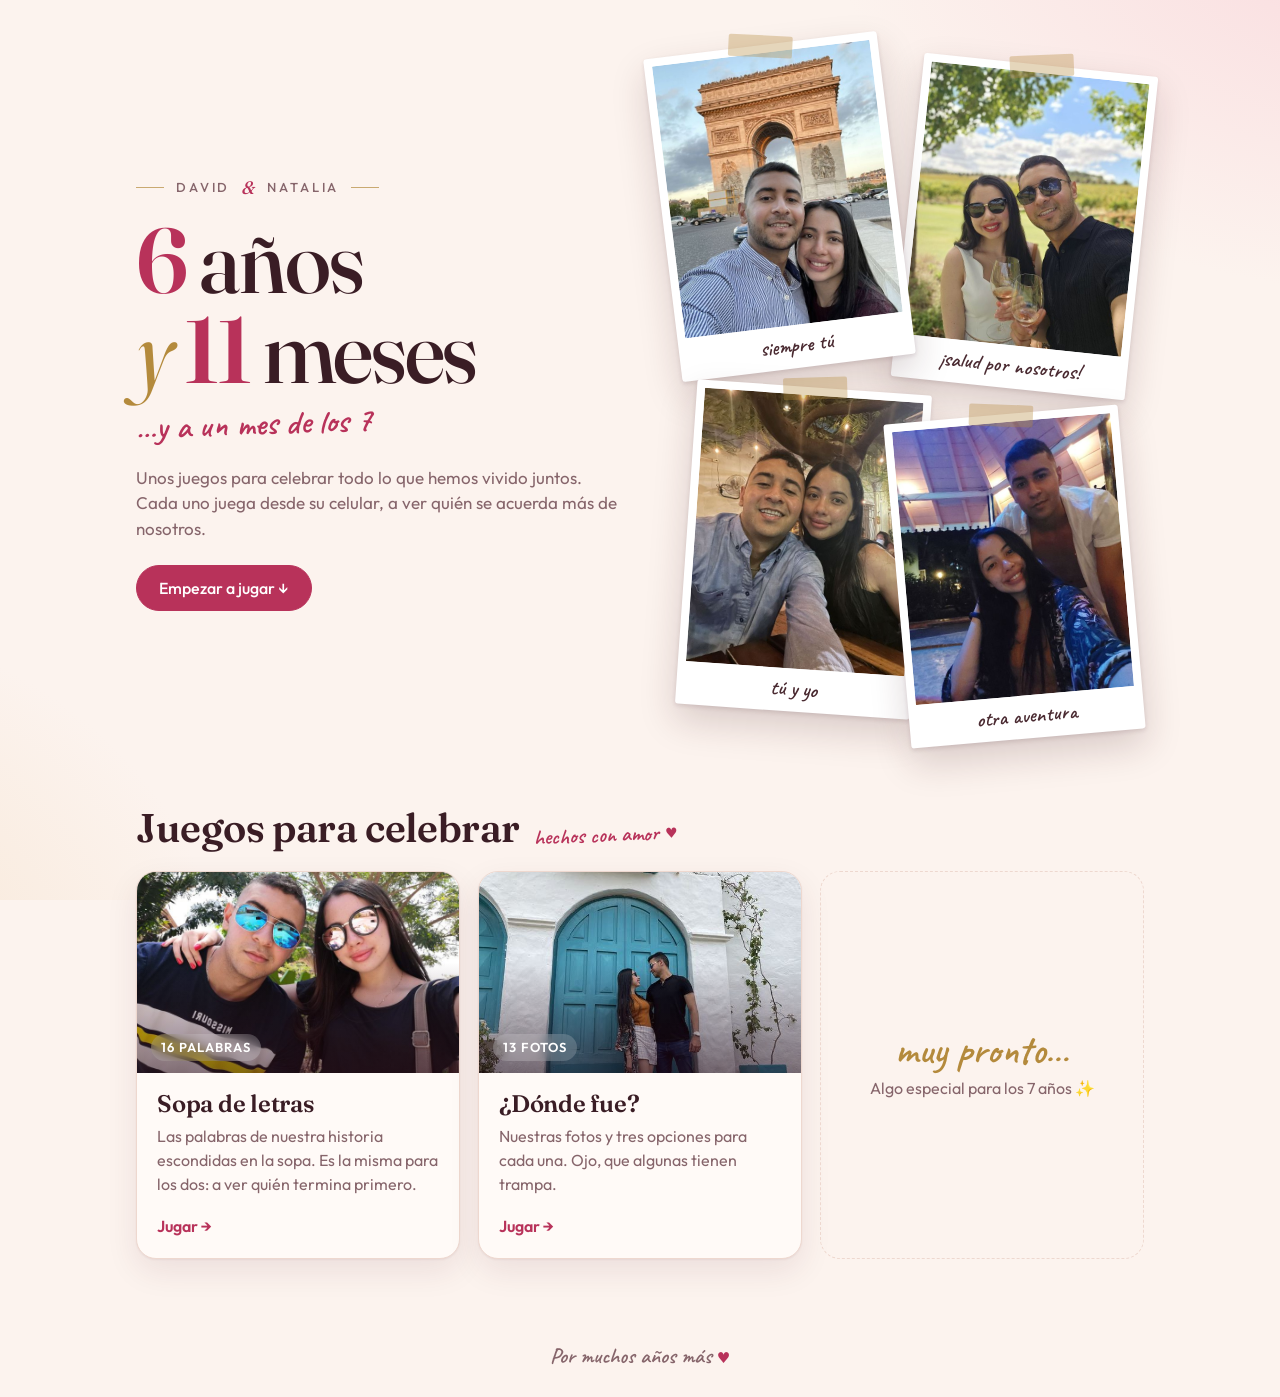
<file: index.html>
<!doctype html>
<html lang="es">
<head>
  <meta charset="utf-8">
  <meta name="viewport" content="width=device-width, initial-scale=1">
  <title>Nuestros juegos</title>
  <link rel="preconnect" href="https://fonts.googleapis.com">
  <link rel="preconnect" href="https://fonts.gstatic.com" crossorigin>
  <link href="https://fonts.googleapis.com/css2?family=Caveat:wght@500;600;700&family=Fraunces:ital,opsz,wght@0,9..144,500;0,9..144,600;1,9..144,400;1,9..144,500&family=Outfit:wght@400;500;600&display=swap" rel="stylesheet">
  <link rel="stylesheet" href="estilos.css">
  <style>
    /* ---------- Portada ---------- */
    .hero {
      position: relative;
      isolation: isolate;
      display: grid;
      gap: 28px;
      padding: 28px 0 40px;
      align-items: center;
    }
    @media (min-width: 880px) {
      .hero { grid-template-columns: 1fr 1fr; gap: 40px; min-height: min(88vh, 760px); padding: 20px 0 48px; }
    }
    .nombres {
      font: 500 13px/1 var(--font-ui);
      letter-spacing: .22em;
      text-transform: uppercase;
      color: var(--muted);
      display: flex; align-items: center; gap: 12px;
      margin-bottom: 18px;
    }
    .nombres::before, .nombres::after { content: ""; height: 1px; width: 28px; background: var(--gold); opacity: .7; }
    .nombres i { font: italic 500 18px/1 var(--font-display); color: var(--accent); text-transform: none; letter-spacing: 0; }

    .titulo {
      font-weight: 500;
      font-size: clamp(46px, 13vw, 92px);
      line-height: .98;
      letter-spacing: -.025em;
    }
    .titulo .num {
      color: var(--accent);
      font-weight: 600;
      font-variant-numeric: lining-nums;
    }
    .titulo em { font-style: italic; font-weight: 400; color: var(--gold); }
    .casi {
      font: 600 clamp(26px, 6.5vw, 34px)/1.1 var(--font-script);
      color: var(--accent);
      margin: 14px 0 0;
      transform: rotate(-2deg);
      transform-origin: left;
    }
    .intro { color: var(--muted); font-size: 17px; max-width: 30em; margin: 18px 0 24px; }
    .hero .boton.principal { padding: 14px 22px; font-size: 16px; }

    /* Collage de polaroids */
    .collage {
      position: relative;
      width: 100%;
      max-width: 480px;
      aspect-ratio: 5 / 7;
      margin: 0 auto 30px;
    }
    .collage .polaroid {
      position: absolute;
      width: 49%;
      transform: rotate(var(--r));
      transition: transform .3s ease, z-index 0s;
      animation: aparecer .8s cubic-bezier(.2, .8, .2, 1) backwards;
      animation-delay: var(--d);
    }
    .collage .polaroid:hover { transform: rotate(0deg) scale(1.04); z-index: 5; }
    .collage .polaroid::before {
      /* cinta adhesiva */
      content: "";
      position: absolute;
      top: -10px; left: 50%;
      width: 64px; height: 22px;
      transform: translateX(-50%) rotate(calc(var(--r) * -1.4));
      background: color-mix(in srgb, var(--gold) 35%, transparent);
      border-radius: 2px;
    }
    .collage .polaroid figcaption { font-size: clamp(16px, 4.6vw, 21px); }
    .p1 { --r: -7deg; --d: .05s; left: 0; top: 0; z-index: 2; }
    .p2 { --r: 6deg;  --d: .2s;  right: 0; top: 3%; z-index: 1; }
    .p3 { --r: 4deg;  --d: .35s; left: 5%; top: 51%; z-index: 3; }
    .p4 { --r: -5deg; --d: .5s;  right: 2%; top: 55%; z-index: 4; }
    @keyframes aparecer {
      from { opacity: 0; transform: translateY(24px) rotate(0deg) scale(.96); }
      to   { opacity: 1; transform: rotate(var(--r)); }
    }

    /* Corazones flotando */
    .corazones { position: absolute; inset: 0; pointer-events: none; overflow: hidden; z-index: -1; }
    .corazones span {
      position: absolute;
      bottom: -20px;
      color: var(--accent);
      opacity: 0;
      animation: flotar linear infinite;
    }
    @keyframes flotar {
      0% { transform: translateY(0) rotate(0); opacity: 0; }
      15% { opacity: .35; }
      100% { transform: translateY(-110vh) rotate(25deg); opacity: 0; }
    }

    /* ---------- Juegos ---------- */
    .seccion-titulo { display: flex; align-items: baseline; gap: 14px; flex-wrap: wrap; margin: 12px 0 20px; }
    .seccion-titulo h2 { font-size: clamp(30px, 7vw, 40px); }
    .seccion-titulo .cinta { transform: rotate(-2deg); }
    .juegos {
      list-style: none;
      padding: 0;
      margin: 0;
      display: grid;
      grid-template-columns: repeat(auto-fill, minmax(280px, 1fr));
      gap: 18px;
    }
    .tarjeta {
      display: flex;
      flex-direction: column;
      height: 100%;
      background: var(--surface);
      border: 1px solid var(--border);
      border-radius: var(--radius);
      box-shadow: var(--shadow);
      color: var(--text);
      text-decoration: none;
      overflow: hidden;
      transition: transform .2s ease, box-shadow .2s ease;
    }
    a.tarjeta:hover { transform: translateY(-4px); }
    a.tarjeta:focus-visible { outline: 2px solid var(--accent); outline-offset: 3px; }
    .portada-juego { position: relative; aspect-ratio: 16 / 10; overflow: hidden; }
    .portada-juego img { width: 100%; height: 100%; object-fit: cover; display: block; transition: transform .5s ease; }
    a.tarjeta:hover .portada-juego img { transform: scale(1.05); }
    .portada-juego::after {
      content: "";
      position: absolute; inset: 0;
      background: linear-gradient(to top, rgba(40, 10, 20, .55), transparent 55%);
    }
    .etiqueta {
      position: absolute; left: 14px; bottom: 12px; z-index: 1;
      font: 600 13px/1 var(--font-ui);
      letter-spacing: .08em; text-transform: uppercase;
      color: #fff;
      background: rgba(255, 255, 255, .18);
      backdrop-filter: blur(6px);
      -webkit-backdrop-filter: blur(6px);
      padding: 7px 10px; border-radius: 999px;
    }
    .cuerpo { padding: 18px 20px 20px; display: flex; flex-direction: column; gap: 6px; flex: 1; }
    .cuerpo h3 { font-size: 24px; }
    .cuerpo p { margin: 0; color: var(--muted); }
    .ir { margin-top: auto; padding-top: 12px; color: var(--accent); font-weight: 600; }

    .tarjeta.pronto {
      box-shadow: none; border-style: dashed; background: transparent;
      align-items: center; justify-content: center; text-align: center;
      padding: 32px 22px; min-height: 220px; gap: 6px;
    }
    .tarjeta.pronto .grande { font: 600 40px/1 var(--font-script); color: var(--gold); }
    .tarjeta.pronto p { margin: 0; color: var(--muted); }

    @media (prefers-reduced-motion: reduce) {
      .collage .polaroid { animation: none; }
      .corazones { display: none; }
    }
  </style>
</head>
<body>
  <main class="contenedor">
    <header class="hero">
      <div class="corazones" id="corazones" aria-hidden="true"></div>
      <div>
        <div class="nombres">David <i>&amp;</i> Natalia</div>
        <h1 class="titulo"><span class="num">6</span> años<br><em>y</em> <span class="num">11</span> meses</h1>
        <p class="casi">…y a un mes de los 7</p>
        <p class="intro">Unos juegos para celebrar todo lo que hemos vivido juntos. Cada uno juega desde su celular, a ver quién se acuerda más de nosotros.</p>
        <a class="boton principal" href="#juegos">Empezar a jugar ↓</a>
      </div>

      <div class="collage" aria-label="Fotos de nosotros">
        <figure class="polaroid p1"><img src="fotos/09.jpg" alt="David y Natalia sonriendo frente a un arco de piedra"><figcaption>siempre tú</figcaption></figure>
        <figure class="polaroid p2"><img src="fotos/13.jpg" alt="Brindando con vino rosado"><figcaption>¡salud por nosotros!</figcaption></figure>
        <figure class="polaroid p3"><img src="fotos/04.jpg" alt="Selfie juntos bajo un árbol con bombillos"><figcaption>tú y yo</figcaption></figure>
        <figure class="polaroid p4"><img src="fotos/02.jpg" alt="De noche bajo un kiosco rosado"><figcaption>otra aventura</figcaption></figure>
      </div>
    </header>

    <section id="juegos">
      <div class="seccion-titulo">
        <h2>Juegos para celebrar</h2>
        <span class="cinta">hechos con amor</span>
      </div>
      <ul class="juegos">
        <li>
          <a class="tarjeta" href="sopa-de-letras/">
            <div class="portada-juego">
              <img src="fotos/01.jpg" alt="" loading="lazy">
              <span class="etiqueta">16 palabras</span>
            </div>
            <div class="cuerpo">
              <h3>Sopa de letras</h3>
              <p>Las palabras de nuestra historia escondidas en la sopa. Es la misma para los dos: a ver quién termina primero.</p>
              <span class="ir">Jugar →</span>
            </div>
          </a>
        </li>
        <li>
          <a class="tarjeta" href="donde-fue/">
            <div class="portada-juego">
              <img src="fotos/06.jpg" alt="" loading="lazy" style="object-position: 50% 55%">
              <span class="etiqueta">13 fotos</span>
            </div>
            <div class="cuerpo">
              <h3>¿Dónde fue?</h3>
              <p>Nuestras fotos y tres opciones para cada una. Ojo, que algunas tienen trampa.</p>
              <span class="ir">Jugar →</span>
            </div>
          </a>
        </li>
        <li>
          <div class="tarjeta pronto">
            <span class="grande">muy pronto…</span>
            <p>Algo especial para los 7 años ✨</p>
          </div>
        </li>
      </ul>
    </section>
  </main>

  <footer class="pie">Por muchos años más <span>♥</span></footer>

  <script>
    // Unos pocos corazones flotando en la portada
    const caja = document.getElementById("corazones");
    for (let i = 0; i < 12; i++) {
      const s = document.createElement("span");
      s.textContent = "♥";
      s.style.left = Math.random() * 100 + "%";
      s.style.fontSize = 10 + Math.random() * 16 + "px";
      s.style.animationDuration = 9 + Math.random() * 10 + "s";
      s.style.animationDelay = -Math.random() * 15 + "s";
      caja.appendChild(s);
    }
  </script>
</body>
</html>
</file>
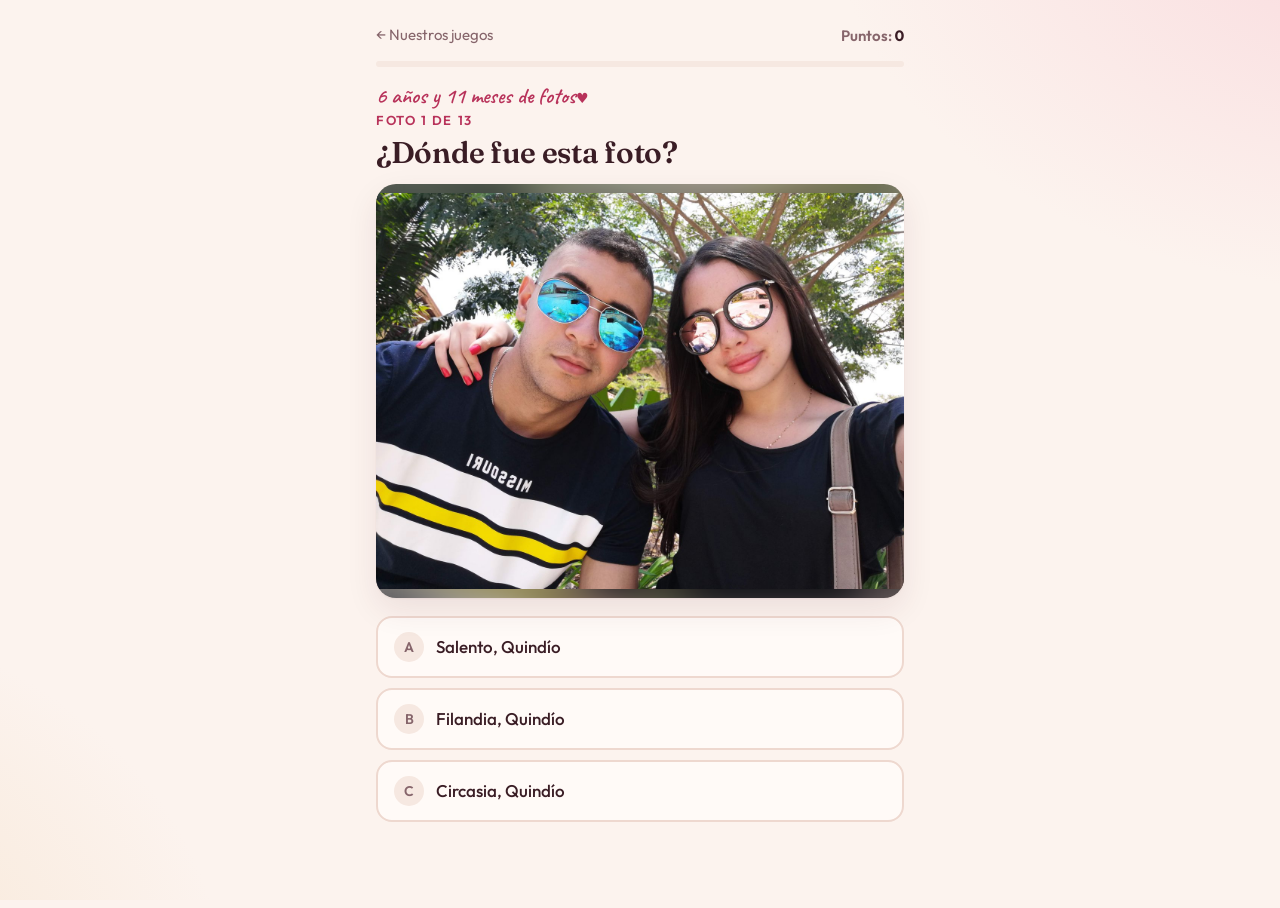
<file: donde-fue/index.html>
<!doctype html>
<html lang="es">
<head>
  <meta charset="utf-8">
  <meta name="viewport" content="width=device-width, initial-scale=1, viewport-fit=cover">
  <title>¿Dónde fue?</title>
  <link rel="preconnect" href="https://fonts.googleapis.com">
  <link rel="preconnect" href="https://fonts.gstatic.com" crossorigin>
  <link href="https://fonts.googleapis.com/css2?family=Caveat:wght@600&family=Fraunces:opsz,wght@9..144,500;9..144,600&family=Outfit:wght@400;500;600&display=swap" rel="stylesheet">
  <link rel="stylesheet" href="../estilos.css">
  <style>
    .contenedor { max-width: 560px; }
    .arriba { display: flex; align-items: center; justify-content: space-between; gap: 12px; margin-bottom: 14px; }
    .puntos { font: 600 15px/1 var(--font-ui); color: var(--muted); font-variant-numeric: tabular-nums; }
    .puntos strong { color: var(--text); }

    .progreso { height: 6px; background: var(--surface-2); border-radius: 99px; overflow: hidden; margin-bottom: 18px; }
    .progreso div { height: 100%; width: 0; background: var(--accent); border-radius: 99px; transition: width .35s ease; }

    .pregunta { font-size: clamp(24px, 6.5vw, 30px); margin-bottom: 14px; }
    .contador { font-size: 13px; letter-spacing: .12em; text-transform: uppercase; color: var(--accent); font-weight: 600; margin-bottom: 6px; }

    .foto {
      position: relative;
      width: 100%;
      height: min(46vh, 133vw);
      height: min(46dvh, 133vw);
      border-radius: var(--radius);
      overflow: hidden;
      background: var(--surface-2);
      box-shadow: var(--shadow);
    }
    .foto .fondo {
      position: absolute; inset: -30px;
      background-size: cover; background-position: center;
      filter: blur(24px) brightness(.8);
    }
    .foto img {
      position: relative;
      width: 100%; height: 100%;
      object-fit: contain;
      display: block;
    }

    .opciones { display: grid; gap: 10px; margin: 18px 0 0; padding: 0; list-style: none; }
    .opcion {
      width: 100%;
      appearance: none;
      text-align: left;
      font: 500 17px/1.3 var(--font-ui);
      color: var(--text);
      background: var(--surface);
      border: 2px solid var(--border);
      border-radius: 16px;
      padding: 14px 16px;
      cursor: pointer;
      display: flex; align-items: center; gap: 12px;
      transition: border-color .15s ease, background .15s ease, transform .1s ease;
    }
    .opcion:hover:not([disabled]) { border-color: var(--accent); }
    .opcion:active:not([disabled]) { transform: scale(.98); }
    .opcion:focus-visible { outline: 2px solid var(--accent); outline-offset: 2px; }
    .opcion .letra {
      flex: none;
      width: 30px; height: 30px; border-radius: 50%;
      display: grid; place-items: center;
      background: var(--surface-2); color: var(--muted);
      font-size: 14px; font-weight: 600;
    }
    .opcion[disabled] { cursor: default; }
    .opcion.bien { border-color: var(--success); background: color-mix(in srgb, var(--success) 14%, var(--surface)); }
    .opcion.bien .letra { background: var(--success); color: #fff; }
    .opcion.mal { border-color: var(--error); background: color-mix(in srgb, var(--error) 12%, var(--surface)); }
    .opcion.mal .letra { background: var(--error); color: #fff; }
    .opcion.apagada { opacity: .5; }

    .resultado { min-height: 24px; margin: 14px 0 0; font-size: 16px; }
    .resultado strong { font-family: var(--font-display); font-size: 19px; }
    .siguiente { width: 100%; justify-content: center; margin-top: 14px; padding: 15px; font-size: 17px; }

    /* Final */
    .final { text-align: center; padding-top: 8px; }
    .final .foto-final { width: 170px; margin: 6px auto 22px; transform: rotate(3deg); }
    .final .foto-final figcaption { font-size: 21px; }
    .cinta-pregunta { display: block; margin-bottom: 4px; }
    .final .grande { font: 600 clamp(64px, 20vw, 92px)/1 var(--font-display); color: var(--accent); margin: 10px 0 4px; }
    .final .grande small { font-size: .4em; color: var(--muted); }
    .final h2 { font-size: clamp(24px, 6.5vw, 30px); margin: 10px 0 6px; }
    .final p { color: var(--muted); margin: 0; }
    .final .acciones { display: flex; flex-wrap: wrap; gap: 10px; justify-content: center; margin: 22px 0 26px; }
    .repaso { list-style: none; padding: 0; margin: 0; display: grid; grid-template-columns: repeat(auto-fill, minmax(150px, 1fr)); gap: 10px; text-align: left; }
    .repaso li { background: var(--surface); border: 1px solid var(--border); border-radius: 14px; overflow: hidden; }
    .repaso img { width: 100%; aspect-ratio: 1; object-fit: cover; display: block; }
    .repaso div { padding: 8px 10px; font-size: 13px; line-height: 1.3; }
    .repaso .marca { font-weight: 600; }
    .repaso .marca.si { color: var(--success); }
    .repaso .marca.no { color: var(--error); }

    .aviso {
      position: fixed; left: 50%; bottom: 24px;
      transform: translateX(-50%) translateY(20px);
      background: var(--text); color: var(--bg);
      padding: 10px 18px; border-radius: 999px;
      font-size: 15px; opacity: 0; pointer-events: none;
      transition: opacity .2s ease, transform .2s ease;
      width: max-content; max-width: calc(100vw - 32px); text-align: center;
    }
    .aviso.visible { opacity: 1; transform: translateX(-50%) translateY(0); }
    [hidden] { display: none !important; }
  </style>
</head>
<body>
  <main class="contenedor">
    <div class="arriba">
      <a class="volver" href="../">← Nuestros juegos</a>
      <span class="puntos">Puntos: <strong id="puntos">0</strong></span>
    </div>
    <div class="progreso" aria-hidden="true"><div id="barra"></div></div>

    <section id="juego">
      <span class="cinta cinta-pregunta">6 años y 11 meses de fotos</span>
      <div class="contador" id="contador"></div>
      <h1 class="pregunta" id="pregunta"></h1>
      <div class="foto">
        <div class="fondo" id="fondo"></div>
        <img id="imagen" alt="">
      </div>
      <ul class="opciones" id="opciones"></ul>
      <p class="resultado" id="resultado" aria-live="polite"></p>
      <button class="boton principal siguiente" id="btn-siguiente" type="button" hidden>Siguiente →</button>
    </section>

    <section id="final" class="final" hidden>
      <figure class="polaroid foto-final"><img src="../fotos/13.jpg" alt="Brindando juntos"><figcaption>por muchas fotos más</figcaption></figure>
      <div class="contador">Resultado</div>
      <div class="grande"><span id="final-puntos"></span><small id="final-total"></small></div>
      <h2 id="final-mensaje"></h2>
      <p>Abajo está el repaso con la respuesta de cada foto.</p>
      <div class="acciones">
        <button class="boton principal" id="btn-compartir" type="button">Enviar mi puntaje</button>
        <button class="boton" id="btn-otra" type="button">Jugar otra vez</button>
      </div>
      <ul class="repaso" id="repaso"></ul>
    </section>
  </main>

  <div class="aviso" id="aviso" role="status"></div>

  <script>
  // =====================================================================
  //  PARA EDITAR: una entrada por foto. La PRIMERA opción es la correcta;
  //  el juego las revuelve. "nota" (opcional) aparece después de responder.
  // =====================================================================
  const FOTOS = [
    { foto: "01.jpg", opciones: ["Salento, Quindío", "Filandia, Quindío", "Circasia, Quindío"],
      nota: "A un ratico de Armenia, la ciudad inesperada 😉" },
    { foto: "02.jpg", opciones: ["Isla Paraíso, Cartagena", "Isla Grande, Cartagena", "Tierra Bomba, Cartagena"] },
    { foto: "03.jpg", opciones: ["Chía, en las afueras de Bogotá", "Usaquén, Bogotá", "Zona T, Bogotá"] },
    { foto: "04.jpg", opciones: ["Centro histórico de Santa Marta", "Getsemaní, Cartagena", "Centro histórico de Mompox"] },
    { foto: "05.jpg", opciones: ["El Poblado, Medellín", "Laureles, Medellín", "Envigado, Antioquia"] },
    { foto: "06.jpg", pregunta: "Esta tiene trampa: ¿dónde fue?",
      opciones: ["Santorini paisa: sin pasaporte ni visa", "Santorini, Grecia: el original", "Mykonos, Grecia: el primo de Santorini"],
      nota: "Grecia sin salir de Medellín. La de verdad sigue pendiente ✈️" },
    { foto: "07.jpg", opciones: ["Universidad Nacional, Medellín", "Universidad de Antioquia, Medellín", "Universidad EAFIT, Medellín"],
      nota: "Tapamos el diploma para no regalar la respuesta 🎓" },
    { foto: "08.jpg", opciones: ["Puerta de Alcalá, Madrid", "Puerta de Toledo, Madrid", "Arco de la Victoria, Madrid"] },
    { foto: "09.jpg", opciones: ["Arco del Triunfo, París", "Arco del Carrusel, París", "Gran Arco de La Défense, París"],
      nota: "La ciudad más histórica, según David." },
    { foto: "10.jpg", opciones: ["Palacio de Versalles", "Palacio de Fontainebleau", "Castillo de Chantilly"] },
    { foto: "11.jpg", opciones: ["Phillip Island, Melbourne", "Kangaroo Island, Adelaide", "Rottnest Island, Perth"],
      nota: "El nombre engaña: Kangaroo Island queda en Adelaide 🦘" },
    { foto: "12.jpg", opciones: ["Monkey Forest de Ubud, Bali", "Templo de Uluwatu, Bali", "Bosque de Sangeh, Bali"] },
    { foto: "13.jpg", opciones: ["Barossa Valley, Adelaide", "Yarra Valley, Melbourne", "Hunter Valley, Sídney"] },
  ];
  const PREGUNTA_NORMAL = "¿Dónde fue esta foto?";
  // =====================================================================

  const CLAVE = "donde-fue-v1";
  const $ = id => document.getElementById(id);

  // Orden de opciones revuelto, pero igual en los dos celulares
  function mulberry32(a) {
    return function () {
      a |= 0; a = a + 0x6D2B79F5 | 0;
      let t = Math.imul(a ^ a >>> 15, 1 | a);
      t = t + Math.imul(t ^ t >>> 7, 61 | t) ^ t;
      return ((t ^ t >>> 14) >>> 0) / 4294967296;
    };
  }
  const ORDENES = FOTOS.map((f, i) => {
    const azar = mulberry32(7919 * (i + 1));
    const idx = f.opciones.map((_, k) => k);
    for (let k = idx.length - 1; k > 0; k--) { const j = Math.floor(azar() * (k + 1)); [idx[k], idx[j]] = [idx[j], idx[k]]; }
    return idx;
  });

  function leer() {
    try { const v = JSON.parse(localStorage.getItem(CLAVE)); if (v && Array.isArray(v.respuestas)) return v; } catch (e) {}
    return null;
  }
  let estado = leer() || { respuestas: [] }; // respuestas[i] = índice de opción elegida (0 = correcta)
  function guardar() { try { localStorage.setItem(CLAVE, JSON.stringify(estado)); } catch (e) {} }
  const puntos = () => estado.respuestas.filter(r => r === 0).length;

  let actual = 0;

  function mostrarPregunta(i) {
    actual = i;
    const f = FOTOS[i];
    $("contador").textContent = `Foto ${i + 1} de ${FOTOS.length}`;
    $("pregunta").textContent = f.pregunta || PREGUNTA_NORMAL;
    $("imagen").src = "fotos/" + f.foto;
    $("fondo").style.backgroundImage = `url("fotos/${f.foto}")`;
    $("resultado").textContent = "";
    $("btn-siguiente").hidden = true;
    const ul = $("opciones");
    ul.replaceChildren();
    ORDENES[i].forEach((k, pos) => {
      const li = document.createElement("li");
      const b = document.createElement("button");
      b.className = "opcion"; b.type = "button"; b.dataset.k = k;
      b.innerHTML = `<span class="letra">${"ABC"[pos]}</span><span></span>`;
      b.lastChild.textContent = f.opciones[k];
      b.addEventListener("click", () => responder(i, k));
      li.appendChild(b); ul.appendChild(li);
    });
    if (FOTOS[i + 1]) new Image().src = "fotos/" + FOTOS[i + 1].foto; // precarga
    pintarProgreso();
    window.scrollTo({ top: 0, behavior: "smooth" });
  }

  function responder(i, k) {
    if (estado.respuestas[i] !== undefined) return;
    estado.respuestas[i] = k;
    guardar();
    const f = FOTOS[i];
    document.querySelectorAll(".opcion").forEach(b => {
      const kb = +b.dataset.k;
      b.disabled = true;
      if (kb === 0) b.classList.add("bien");
      else if (kb === k) b.classList.add("mal");
      else b.classList.add("apagada");
    });
    const r = $("resultado");
    r.replaceChildren();
    const s = document.createElement("strong");
    s.textContent = k === 0 ? "¡Correcto! " : "¡Nop! ";
    r.appendChild(s);
    r.append(k === 0 ? (f.nota || "") : `Fue en ${f.opciones[0]}. ${f.nota || ""}`);
    if (navigator.vibrate) navigator.vibrate(k === 0 ? 30 : [40, 60, 40]);
    const btn = $("btn-siguiente");
    btn.textContent = i === FOTOS.length - 1 ? "Ver mi resultado →" : "Siguiente →";
    btn.hidden = false;
    btn.focus({ preventScroll: true });
    btn.scrollIntoView({ block: "nearest", behavior: "smooth" });
    pintarProgreso();
  }

  function pintarProgreso() {
    $("puntos").textContent = puntos();
    $("barra").style.width = (estado.respuestas.filter(r => r !== undefined && r !== null).length / FOTOS.length * 100) + "%";
  }

  $("btn-siguiente").addEventListener("click", () => {
    if (actual < FOTOS.length - 1) mostrarPregunta(actual + 1); else mostrarFinal();
  });

  function mensajeFinal(p, t) {
    if (p === t) return "¡Perfecto! Te sabes nuestra historia de memoria 💕";
    if (p >= t - 3) return "¡Casi perfecto! Se nota que estuviste ahí 😉";
    if (p >= Math.ceil(t / 2)) return "Nada mal… pero toca repasar el álbum 📸";
    return "¿Seguro que tú estuviste en esos viajes? 😅";
  }

  function mostrarFinal() {
    $("juego").hidden = true;
    $("final").hidden = false;
    const p = puntos(), t = FOTOS.length;
    $("final-puntos").textContent = p;
    $("final-total").textContent = "/" + t;
    $("final-mensaje").textContent = mensajeFinal(p, t);
    const ul = $("repaso");
    ul.replaceChildren();
    FOTOS.forEach((f, i) => {
      const li = document.createElement("li");
      const ok = estado.respuestas[i] === 0;
      li.innerHTML = `<img loading="lazy" alt=""><div><span class="marca ${ok ? "si" : "no"}">${ok ? "✓" : "✗"}</span> <span></span></div>`;
      li.querySelector("img").src = "fotos/" + f.foto;
      li.querySelector("div span:last-child").textContent = f.opciones[0];
      ul.appendChild(li);
    });
    $("barra").style.width = "100%";
    $("puntos").textContent = p;
    window.scrollTo({ top: 0 });
  }

  $("btn-otra").addEventListener("click", () => {
    estado = { respuestas: [] }; guardar();
    $("final").hidden = true; $("juego").hidden = false;
    mostrarPregunta(0);
  });

  $("btn-compartir").addEventListener("click", async () => {
    const texto = `Saqué ${puntos()}/${FOTOS.length} en «¿Dónde fue?» 📸 ¿Me ganas?`;
    const url = location.origin + location.pathname;
    try { if (navigator.share) { await navigator.share({ text: texto, url }); return; } }
    catch (e) { if (e.name === "AbortError") return; }
    try { await navigator.clipboard.writeText(texto + " " + url); avisar("Copiado. Pégalo en el chat de tu pareja."); }
    catch (e) { prompt("Copia este mensaje:", texto + " " + url); }
  });

  let tAviso;
  function avisar(txt) {
    const a = $("aviso");
    a.textContent = txt; a.classList.add("visible");
    clearTimeout(tAviso); tAviso = setTimeout(() => a.classList.remove("visible"), 3000);
  }

  // Retomar donde quedó
  const respondidas = estado.respuestas.length;
  if (respondidas >= FOTOS.length) mostrarFinal();
  else mostrarPregunta(respondidas);
  </script>
</body>
</html>
</file>
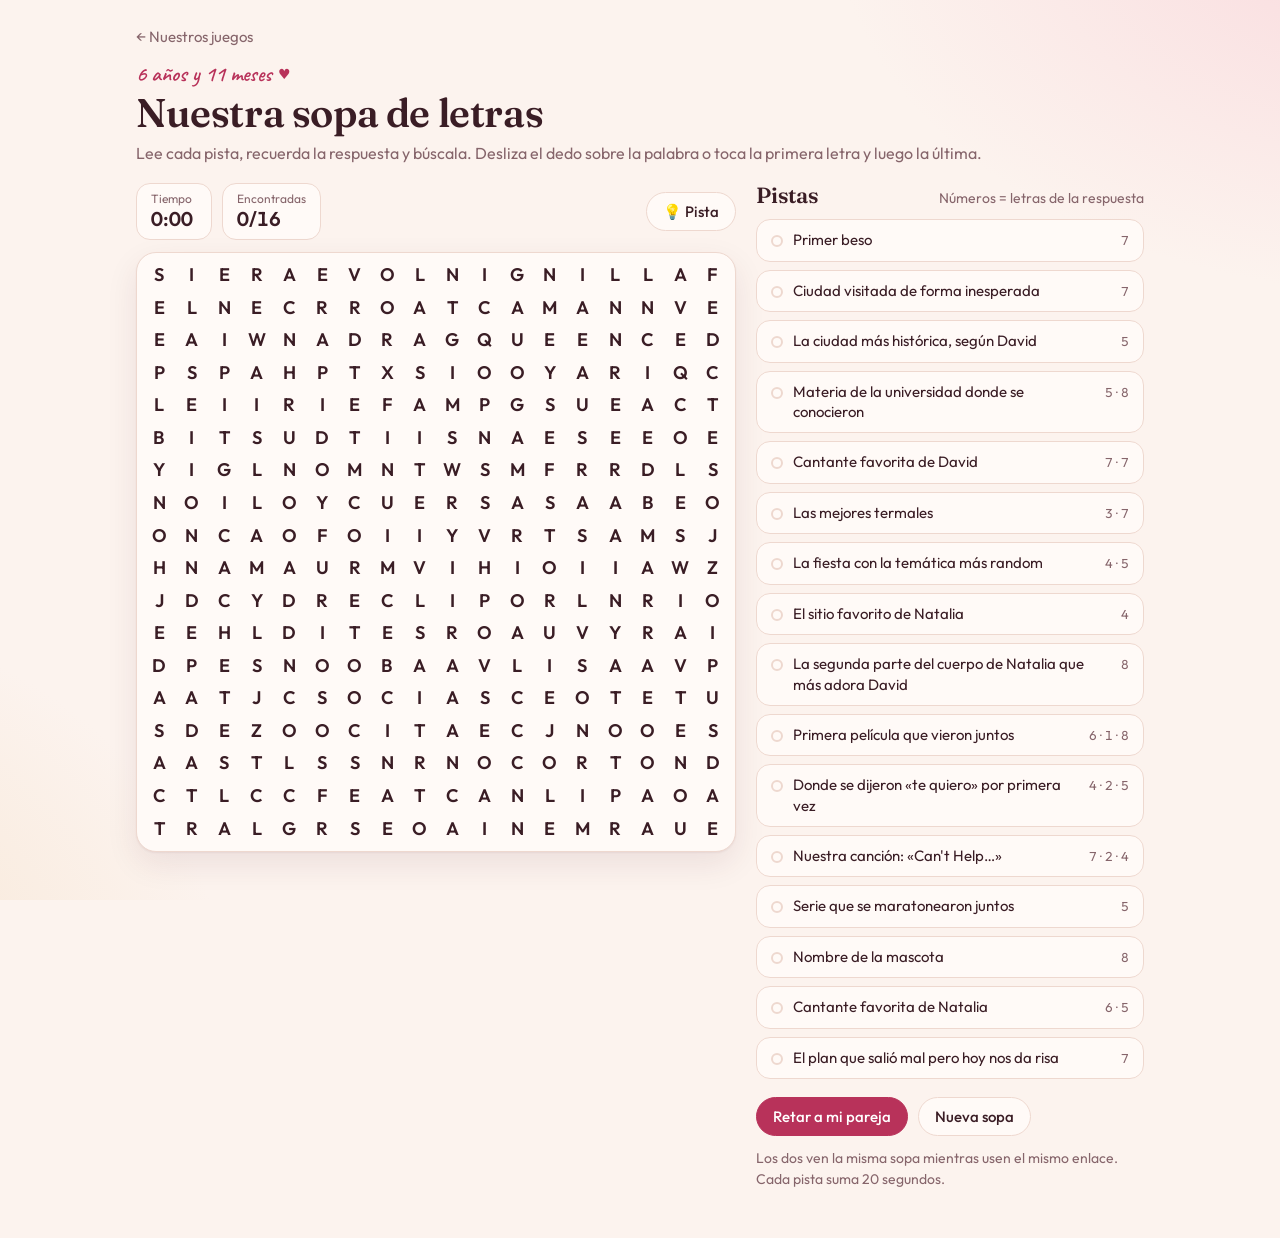
<file: sopa-de-letras/index.html>
<!doctype html>
<html lang="es">
<head>
  <meta charset="utf-8">
  <meta name="viewport" content="width=device-width, initial-scale=1, viewport-fit=cover">
  <title>Nuestra sopa de letras</title>
  <link rel="preconnect" href="https://fonts.googleapis.com">
  <link rel="preconnect" href="https://fonts.gstatic.com" crossorigin>
  <link href="https://fonts.googleapis.com/css2?family=Caveat:wght@600&family=Fraunces:opsz,wght@9..144,500;9..144,600&family=Outfit:wght@400;500;600&display=swap" rel="stylesheet">
  <link rel="stylesheet" href="../estilos.css">
  <style>
    .encabezado { display: flex; flex-direction: column; gap: 6px; margin-bottom: 18px; }
    .encabezado h1 { font-size: clamp(28px, 7vw, 40px); }
    .encabezado p { margin: 0; color: var(--muted); }

    .juego { display: grid; gap: 20px; grid-template-columns: minmax(0, 1fr); }
    @media (min-width: 900px) {
      .juego { grid-template-columns: minmax(0, 600px) minmax(0, 1fr); align-items: start; }
      .lado { position: sticky; top: 16px; }
    }

    /* Barra de estado */
    .barra {
      display: flex; align-items: center; gap: 10px;
      margin-bottom: 12px;
    }
    .dato {
      display: flex; flex-direction: column;
      padding: 8px 14px;
      background: var(--surface);
      border: 1px solid var(--border);
      border-radius: 14px;
      min-width: 76px;
    }
    .dato span { font-size: 12px; color: var(--muted); line-height: 1.2; }
    .dato strong { font: 600 20px/1.2 var(--font-ui); font-variant-numeric: tabular-nums; }
    .barra .boton { margin-left: auto; }

    /* Tablero */
    .tablero {
      --n: 18;
      position: relative;
      width: 100%;
      aspect-ratio: 1;
      container-type: inline-size;
      background: var(--surface);
      border: 1px solid var(--border);
      border-radius: var(--radius);
      box-shadow: var(--shadow);
      touch-action: none;
      user-select: none;
      -webkit-user-select: none;
      -webkit-touch-callout: none;
      cursor: pointer;
      overflow: hidden;
    }
    .tablero .capa {
      position: absolute;
      inset: 6px;
    }
    .tablero svg { width: 100%; height: 100%; display: block; pointer-events: none; }
    .letras {
      display: grid;
      grid-template-columns: repeat(var(--n), 1fr);
      grid-template-rows: repeat(var(--n), 1fr);
      pointer-events: none;
    }
    .letras span {
      display: grid;
      place-items: center;
      font: 600 calc((100cqi - 12px) / var(--n) * .56)/1 var(--font-ui);
      color: var(--text);
    }
    .letras span.destello { animation: destello 1.1s ease-in-out 3; color: var(--accent); }
    @keyframes destello {
      0%, 100% { transform: scale(1); }
      50% { transform: scale(1.6); }
    }
    .linea-sel { stroke: var(--accent); opacity: .3; }
    .linea-mal { stroke: var(--error); opacity: .35; animation: desvanecer .5s ease forwards; }
    @keyframes desvanecer { to { opacity: 0; } }
    .ancla { fill: var(--accent); opacity: .3; }

    /* Pistas */
    .pistas-titulo { display: flex; align-items: baseline; justify-content: space-between; margin-bottom: 10px; }
    .pistas-titulo h2 { font-size: 22px; }
    .pistas-titulo small { color: var(--muted); font-size: 14px; }
    .pistas {
      list-style: none; margin: 0; padding: 0;
      display: grid; gap: 8px;
    }
    @media (min-width: 560px) and (max-width: 899px) {
      .pistas { grid-template-columns: 1fr 1fr; }
    }
    .pista {
      display: grid;
      grid-template-columns: 12px 1fr auto;
      gap: 10px;
      align-items: start;
      padding: 10px 14px;
      background: var(--surface);
      border: 1px solid var(--border);
      border-radius: 14px;
      transition: background .2s ease;
    }
    .pista .punto {
      width: 12px; height: 12px; margin-top: 5px;
      border-radius: 50%;
      border: 2px solid var(--border);
    }
    .pista .texto { font-size: 15px; line-height: 1.35; }
    .pista .respuesta {
      display: block;
      font: 600 17px/1.3 var(--font-display);
      margin-top: 2px;
    }
    .pista .largo { font-size: 13px; color: var(--muted); white-space: nowrap; font-variant-numeric: tabular-nums; padding-top: 1px; }
    .pista.encontrada { background: var(--surface-2); }
    .pista.encontrada .texto { color: var(--muted); }
    .pista.encontrada .punto { border: 0; background: var(--color); }
    .pista.nueva { animation: pop .45s ease; }
    @keyframes pop { 40% { transform: scale(1.03); } }

    .acciones { display: flex; flex-wrap: wrap; gap: 10px; margin-top: 18px; }
    .nota { color: var(--muted); font-size: 14px; margin: 12px 0 0; }

    /* Final */
    dialog {
      border: 0;
      padding: 0;
      background: transparent;
      max-width: min(440px, calc(100vw - 32px));
      width: 100%;
      color: var(--text);
    }
    dialog::backdrop { background: rgba(30, 10, 15, .55); }
    .final {
      position: relative;
      background: var(--surface);
      border-radius: 24px;
      padding: 32px 24px 24px;
      text-align: center;
      overflow: hidden;
      box-shadow: var(--shadow);
    }
    .final .foto-final { position: relative; width: 150px; margin: -4px auto 4px; transform: rotate(-4deg); }
    .final .foto-final figcaption { font-size: 22px; padding: 8px 4px 10px; }
    .final h2 { font-size: clamp(26px, 7vw, 32px); margin: 12px 0 8px; }
    .final p { margin: 0; color: var(--muted); }
    .final .tiempo { font: 600 40px/1.1 var(--font-ui); color: var(--text); font-variant-numeric: tabular-nums; margin: 18px 0 2px; }
    .final .acciones { justify-content: center; }
    .lluvia { position: absolute; inset: 0; pointer-events: none; overflow: hidden; }
    .lluvia span {
      position: absolute; top: -30px;
      color: var(--accent);
      animation: caer linear forwards;
      opacity: .8;
    }
    @keyframes caer { to { transform: translateY(560px) rotate(40deg); opacity: 0; } }
    @media (prefers-reduced-motion: reduce) {
      .lluvia { display: none; }
      .letras span.destello, .pista.nueva { animation: none; }
    }

    .aviso {
      position: fixed; left: 50%; bottom: 24px;
      transform: translateX(-50%) translateY(20px);
      background: var(--text); color: var(--bg);
      padding: 10px 18px; border-radius: 999px;
      font-size: 15px; opacity: 0; pointer-events: none;
      transition: opacity .2s ease, transform .2s ease;
      width: max-content;
      max-width: calc(100vw - 32px);
      text-align: center;
      line-height: 1.35;
    }
    .aviso.visible { opacity: 1; transform: translateX(-50%) translateY(0); }
  </style>
</head>
<body>
  <main class="contenedor">
    <a class="volver" href="../">← Nuestros juegos</a>

    <header class="encabezado" style="margin-top:14px">
      <span class="cinta">6 años y 11 meses</span>
      <h1>Nuestra sopa de letras</h1>
      <p>Lee cada pista, recuerda la respuesta y búscala. Desliza el dedo sobre la palabra o toca la primera letra y luego la última.</p>
    </header>

    <div class="juego">
      <section aria-label="Tablero">
        <div class="barra">
          <div class="dato"><span>Tiempo</span><strong id="reloj">0:00</strong></div>
          <div class="dato"><span>Encontradas</span><strong id="contador">0/16</strong></div>
          <button class="boton" id="btn-pista" type="button" title="Muestra dónde empieza una palabra. Suma 20 segundos.">💡 Pista</button>
        </div>
        <div class="tablero" id="tablero">
          <div class="capa"><svg id="trazos" aria-hidden="true"></svg></div>
          <div class="capa letras" id="letras" aria-hidden="true"></div>
        </div>
      </section>

      <aside class="lado">
        <div class="pistas-titulo">
          <h2>Pistas</h2>
          <small>Números = letras de la respuesta</small>
        </div>
        <ul class="pistas" id="pistas"></ul>
        <div class="acciones">
          <button class="boton principal" id="btn-retar" type="button">Retar a mi pareja</button>
          <button class="boton" id="btn-nueva" type="button">Nueva sopa</button>
        </div>
        <p class="nota">Los dos ven la misma sopa mientras usen el mismo enlace. Cada pista suma 20 segundos.</p>
      </aside>
    </div>
  </main>

  <dialog id="final">
    <div class="final">
      <div class="lluvia" id="lluvia"></div>
      <figure class="polaroid foto-final"><img src="../fotos/05.jpg" alt="David y Natalia sonriendo"><figcaption>te amo</figcaption></figure>
      <h2 id="mensaje-final"></h2>
      <p>Encontraste las <span id="total-final"></span> palabras en</p>
      <div class="tiempo" id="tiempo-final"></div>
      <p id="detalle-final"></p>
      <div class="acciones">
        <button class="boton principal" id="btn-compartir" type="button">Enviar mi tiempo</button>
        <button class="boton" id="btn-cerrar" type="button">Ver la sopa</button>
      </div>
    </div>
  </dialog>

  <div class="aviso" id="aviso" role="status"></div>

  <script>
  // =====================================================================
  //  PARA EDITAR: las palabras, el mensaje final y el tamaño de la sopa.
  //  Escribe la respuesta normal (con tildes y espacios); el juego la
  //  convierte sola en letras mayúsculas sin tildes ni espacios.
  // =====================================================================
  const PALABRAS = [
    { pista: "Primer beso", respuesta: "Carpita" },
    { pista: "Ciudad visitada de forma inesperada", respuesta: "Armenia" },
    { pista: "La ciudad más histórica, según David", respuesta: "París" },
    { pista: "Materia de la universidad donde se conocieron", respuesta: "Renta variable" },
    { pista: "Cantante favorita de David", respuesta: "Whitney Houston" },
    { pista: "Las mejores termales", respuesta: "San Vicente" },
    { pista: "La fiesta con la temática más random", respuesta: "Drag Queen" },
    { pista: "El sitio favorito de Natalia", respuesta: "Cama" },
    { pista: "La segunda parte del cuerpo de Natalia que más adora David", respuesta: "Cachetes" },
    { pista: "Primera película que vieron juntos", respuesta: "Rápido y Furiosos" },
    { pista: "Donde se dijeron «te quiero» por primera vez", respuesta: "Casa de Jhony" },
    { pista: "Nuestra canción: «Can't Help…»", respuesta: "Falling in Love" },
    { pista: "Serie que se maratonearon juntos", respuesta: "Todas" },
    { pista: "Nombre de la mascota", respuesta: "Violenta" },
    { pista: "Cantante favorita de Natalia", respuesta: "Taylor Swift" },
    { pista: "El plan que salió mal pero hoy nos da risa", respuesta: "Scooter" },
  ];
  const MENSAJE_FINAL = "¡Eres el mejor de la relación!";
  const TAMANO = 18;             // la sopa es de TAMANO x TAMANO letras
  const SEMILLA_INICIAL = 1402;  // cámbiala para que la sopa por defecto sea otra
  const SEGUNDOS_POR_PISTA = 20;
  // =====================================================================

  const COLORES = ["#e8798f", "#f0b45a", "#5fb8a8", "#6fa8dc", "#a98bd6", "#ee8f6b", "#8cc47a", "#e58fc4"];
  const DIRECCIONES = [[0, 1], [1, 0], [1, 1], [-1, 1], [0, -1], [-1, 0], [-1, -1], [1, -1]];
  const RELLENO = "AAAAAAAAAAAAEEEEEEEEEEEEOOOOOOOOOIIIIIIISSSSSSSRRRRRRNNNNNNLLLLLDDDDDTTTTTCCCCUUUUMMMPPPBBGGVVYQHFZJXKW";

  function normalizar(s) {
    return s.toUpperCase()
      .replace(/Ñ/g, "\u0001")
      .normalize("NFD").replace(/[̀-ͯ]/g, "")
      .replace(/\u0001/g, "Ñ")
      .replace(/[^A-ZÑ]/g, "");
  }
  const LISTA = PALABRAS.map(p => ({
    ...p,
    palabra: normalizar(p.respuesta),
    largo: p.respuesta.split(/\s+/).map(w => normalizar(w).length).filter(Boolean).join(" · "),
  }));

  // ---------- Generador con semilla: misma semilla = misma sopa en ambos celulares ----------
  function mulberry32(a) {
    return function () {
      a |= 0; a = a + 0x6D2B79F5 | 0;
      let t = Math.imul(a ^ a >>> 15, 1 | a);
      t = t + Math.imul(t ^ t >>> 7, 61 | t) ^ t;
      return ((t ^ t >>> 14) >>> 0) / 4294967296;
    };
  }

  function generar(semilla) {
    const azar = mulberry32(semilla);
    const entero = n => Math.floor(azar() * n);
    const orden = LISTA.map((_, i) => i).sort((a, b) => LISTA[b].palabra.length - LISTA[a].palabra.length);

    for (let intento = 0; intento < 500; intento++) {
      const g = Array.from({ length: TAMANO }, () => Array(TAMANO).fill(""));
      const ubicaciones = [];
      let ok = true;
      const desfase = entero(8);
      for (const [idx, i] of orden.entries()) {
        const w = LISTA[i].palabra;
        let puesto = false;
        // Reparte las 8 direcciones entre las palabras para que haya diagonales y al revés
        const preferida = DIRECCIONES[(desfase + idx) % 8];
        for (let k = 0; k < 900 && !puesto; k++) {
          const [dr, dc] = k < 500 ? preferida : DIRECCIONES[entero(8)];
          const r = entero(TAMANO), c = entero(TAMANO);
          const rf = r + dr * (w.length - 1), cf = c + dc * (w.length - 1);
          if (rf < 0 || rf >= TAMANO || cf < 0 || cf >= TAMANO) continue;
          let cabe = true, nuevas = 0;
          for (let j = 0; j < w.length; j++) {
            const ch = g[r + dr * j][c + dc * j];
            if (ch && ch !== w[j]) { cabe = false; break; }
            if (!ch) nuevas++;
          }
          if (!cabe || nuevas === 0) continue;
          for (let j = 0; j < w.length; j++) g[r + dr * j][c + dc * j] = w[j];
          ubicaciones[i] = { r, c, dr, dc, n: w.length };
          puesto = true;
        }
        if (!puesto) { ok = false; break; }
      }
      if (!ok) continue;
      for (let r = 0; r < TAMANO; r++)
        for (let c = 0; c < TAMANO; c++)
          if (!g[r][c]) g[r][c] = RELLENO[entero(RELLENO.length)];
      return { g, ubicaciones };
    }
    throw new Error("No cupieron las palabras: aumenta TAMANO.");
  }

  // ---------- Estado ----------
  const params = new URLSearchParams(location.search);
  const semilla = parseInt(params.get("s"), 10) || SEMILLA_INICIAL;
  const { g: sopa, ubicaciones } = generar(semilla);
  const CLAVE = "sopa-v1-" + semilla;

  function leer() {
    try { const v = JSON.parse(localStorage.getItem(CLAVE)); if (v && v.encontradas) return v; } catch (e) {}
    return null;
  }
  const estado = leer() || { encontradas: {}, orden: [], pistas: [], transcurrido: 0 };
  let corriendo = false, t0 = 0, intervalo = null;

  function tiempoMs() { return estado.transcurrido + (corriendo ? performance.now() - t0 : 0); }
  function guardar() {
    try { localStorage.setItem(CLAVE, JSON.stringify({ ...estado, transcurrido: tiempoMs() })); } catch (e) {}
  }
  function terminado() { return estado.orden.length === LISTA.length; }
  function segundosTotales() { return Math.floor(tiempoMs() / 1000) + estado.pistas.length * SEGUNDOS_POR_PISTA; }
  function formato(seg) { return Math.floor(seg / 60) + ":" + String(seg % 60).padStart(2, "0"); }

  function iniciarReloj() {
    if (corriendo || terminado()) return;
    corriendo = true; t0 = performance.now();
    intervalo = setInterval(() => { pintarReloj(); guardar(); }, 1000);
  }
  function detenerReloj() {
    if (!corriendo) return;
    estado.transcurrido = tiempoMs();
    corriendo = false; clearInterval(intervalo);
    guardar();
  }
  document.addEventListener("visibilitychange", () => { if (document.hidden) guardar(); });

  // ---------- Dibujo ----------
  const $ = id => document.getElementById(id);
  const tablero = $("tablero"), letras = $("letras"), svg = $("trazos"), listaPistas = $("pistas");
  const NS = "http://www.w3.org/2000/svg";
  tablero.style.setProperty("--n", TAMANO);
  svg.setAttribute("viewBox", `0 0 ${TAMANO} ${TAMANO}`);
  const gEncontradas = document.createElementNS(NS, "g");
  const gSeleccion = document.createElementNS(NS, "g");
  svg.append(gEncontradas, gSeleccion);

  const celdas = [];
  for (let r = 0; r < TAMANO; r++) {
    celdas.push([]);
    for (let c = 0; c < TAMANO; c++) {
      const s = document.createElement("span");
      s.textContent = sopa[r][c];
      letras.appendChild(s);
      celdas[r].push(s);
    }
  }

  function linea(t, clase, color) {
    const l = document.createElementNS(NS, "line");
    l.setAttribute("x1", t.c + .5); l.setAttribute("y1", t.r + .5);
    l.setAttribute("x2", t.c + t.dc * (t.n - 1) + .5); l.setAttribute("y2", t.r + t.dr * (t.n - 1) + .5);
    l.setAttribute("stroke-width", .78);
    l.setAttribute("stroke-linecap", "round");
    if (clase) l.setAttribute("class", clase);
    if (color) { l.setAttribute("stroke", color); l.setAttribute("stroke-opacity", .5); }
    return l;
  }

  const itemsPistas = LISTA.map((p, i) => {
    const li = document.createElement("li");
    li.className = "pista";
    li.innerHTML = `<span class="punto"></span><span class="texto"></span><span class="largo"></span>`;
    li.querySelector(".texto").textContent = p.pista;
    listaPistas.appendChild(li);
    return li;
  });

  function pintarPista(i) {
    const li = itemsPistas[i], p = LISTA[i];
    const largo = li.querySelector(".largo"), texto = li.querySelector(".texto");
    const pos = estado.orden.indexOf(i);
    if (pos >= 0) {
      li.classList.add("encontrada");
      li.style.setProperty("--color", COLORES[pos % COLORES.length]);
      if (!texto.querySelector(".respuesta")) {
        const b = document.createElement("span");
        b.className = "respuesta";
        b.textContent = p.respuesta;
        texto.appendChild(b);
      }
      largo.textContent = "";
    } else {
      largo.textContent = (estado.pistas.includes(i) ? p.palabra[0] + "… " : "") + p.largo;
    }
  }

  function pintarTodo() {
    gEncontradas.replaceChildren();
    estado.orden.forEach((i, pos) => gEncontradas.appendChild(linea(estado.encontradas[i], null, COLORES[pos % COLORES.length])));
    LISTA.forEach((_, i) => pintarPista(i));
    $("contador").textContent = `${estado.orden.length}/${LISTA.length}`;
    $("btn-pista").disabled = terminado();
    pintarReloj();
  }
  function pintarReloj() { $("reloj").textContent = formato(segundosTotales()); }

  // ---------- Selección: deslizar, o tocar inicio y luego final ----------
  let inicio = null, actual = null, arrastrando = false, ancla = null;

  function celdaDe(e) {
    const caja = letras.getBoundingClientRect();
    const lim = v => Math.max(0, Math.min(TAMANO - 1, v));
    return [lim(Math.floor((e.clientY - caja.top) / caja.height * TAMANO)),
            lim(Math.floor((e.clientX - caja.left) / caja.width * TAMANO))];
  }

  function trazo(a, b) {
    const dr = b[0] - a[0], dc = b[1] - a[1], adr = Math.abs(dr), adc = Math.abs(dc);
    let sr, sc, n;
    if (adc >= 2 * adr) { sr = 0; sc = Math.sign(dc); n = adc; }
    else if (adr >= 2 * adc) { sr = Math.sign(dr); sc = 0; n = adr; }
    else { sr = Math.sign(dr); sc = Math.sign(dc); n = Math.max(adr, adc); }
    while (n > 0) {
      const r = a[0] + sr * n, c = a[1] + sc * n;
      if (r >= 0 && r < TAMANO && c >= 0 && c < TAMANO) break;
      n--;
    }
    return { r: a[0], c: a[1], dr: sr, dc: sc, n: n + 1 };
  }

  function pintarSeleccion() {
    gSeleccion.replaceChildren();
    if (ancla && !arrastrando) {
      const ci = document.createElementNS(NS, "circle");
      ci.setAttribute("cx", ancla[1] + .5); ci.setAttribute("cy", ancla[0] + .5);
      ci.setAttribute("r", .42); ci.setAttribute("class", "ancla");
      gSeleccion.appendChild(ci);
    }
    if (arrastrando) gSeleccion.appendChild(linea(trazo(inicio, actual), "linea-sel"));
  }

  tablero.addEventListener("pointerdown", e => {
    if (terminado()) return;
    e.preventDefault();
    tablero.setPointerCapture(e.pointerId);
    iniciarReloj();
    const cel = celdaDe(e);
    inicio = ancla || cel;
    actual = cel;
    arrastrando = true;
    pintarSeleccion();
  });
  tablero.addEventListener("pointermove", e => {
    if (!arrastrando) return;
    const cel = celdaDe(e);
    if (cel[0] !== actual[0] || cel[1] !== actual[1]) { actual = cel; pintarSeleccion(); }
  });
  tablero.addEventListener("pointerup", () => {
    if (!arrastrando) return;
    arrastrando = false;
    const t = trazo(inicio, actual);
    if (t.n === 1) {
      ancla = ancla ? null : inicio;   // tocar una letra la marca; tocarla otra vez la desmarca
    } else {
      ancla = null;
      revisar(t);
    }
    pintarSeleccion();
  });
  tablero.addEventListener("pointercancel", () => { arrastrando = false; pintarSeleccion(); });

  function revisar(t) {
    let s = "";
    for (let j = 0; j < t.n; j++) s += sopa[t.r + t.dr * j][t.c + t.dc * j];
    const reves = [...s].reverse().join("");
    const i = LISTA.findIndex((p, k) => !(k in estado.encontradas) && (p.palabra === s || p.palabra === reves));
    if (i < 0) {
      const l = linea(t, "linea-mal");
      gEncontradas.appendChild(l);
      setTimeout(() => l.remove(), 520);
      return;
    }
    estado.encontradas[i] = t;
    estado.orden.push(i);
    if (navigator.vibrate) navigator.vibrate(30);
    pintarTodo();
    itemsPistas[i].classList.remove("nueva"); void itemsPistas[i].offsetWidth; itemsPistas[i].classList.add("nueva");
    if (terminado()) { detenerReloj(); pintarTodo(); setTimeout(mostrarFinal, 450); }
    guardar();
  }

  // ---------- Pista ----------
  $("btn-pista").addEventListener("click", () => {
    const faltan = LISTA.map((_, i) => i).filter(i => !(i in estado.encontradas));
    if (!faltan.length) return;
    const sinPista = faltan.filter(i => !estado.pistas.includes(i));
    const i = (sinPista.length ? sinPista : faltan)[Math.floor(Math.random() * (sinPista.length || faltan.length))];
    if (!estado.pistas.includes(i)) estado.pistas.push(i);
    iniciarReloj();
    const u = ubicaciones[i];
    const cel = celdas[u.r][u.c];
    cel.classList.remove("destello"); void cel.offsetWidth; cel.classList.add("destello");
    setTimeout(() => cel.classList.remove("destello"), 3400);
    itemsPistas[i].scrollIntoView({ block: "nearest", behavior: "smooth" });
    avisar(`Pista: «${LISTA[i].pista}» empieza en la letra que parpadea (+${SEGUNDOS_POR_PISTA} s)`);
    pintarTodo(); guardar();
  });

  // ---------- Final ----------
  function mostrarFinal() {
    $("mensaje-final").textContent = MENSAJE_FINAL;
    $("total-final").textContent = LISTA.length;
    $("tiempo-final").textContent = formato(segundosTotales());
    const np = estado.pistas.length;
    $("detalle-final").textContent = np ? `Con ${np} pista${np > 1 ? "s" : ""} (+${np * SEGUNDOS_POR_PISTA} s incluidos)` : "¡Sin usar pistas!";
    const lluvia = $("lluvia");
    lluvia.replaceChildren();
    for (let k = 0; k < 26; k++) {
      const s = document.createElement("span");
      s.textContent = "♥";
      s.style.left = Math.random() * 100 + "%";
      s.style.fontSize = 12 + Math.random() * 18 + "px";
      s.style.animationDuration = 2.2 + Math.random() * 2.5 + "s";
      s.style.animationDelay = Math.random() * 1.5 + "s";
      lluvia.appendChild(s);
    }
    const d = $("final");
    if (d.showModal) d.showModal(); else d.setAttribute("open", "");
  }
  $("btn-cerrar").addEventListener("click", () => $("final").close());

  // ---------- Compartir ----------
  function enlace() { return location.origin + location.pathname + "?s=" + semilla; }
  async function compartir(texto) {
    const url = enlace();
    try {
      if (navigator.share) { await navigator.share({ text: texto, url }); return; }
    } catch (e) { if (e.name === "AbortError") return; }
    try { await navigator.clipboard.writeText(texto + " " + url); avisar("Copiado. Pégalo en el chat de tu pareja."); }
    catch (e) { prompt("Copia este mensaje:", texto + " " + url); }
  }
  $("btn-retar").addEventListener("click", () =>
    compartir("Te reto a nuestra sopa de letras 💕 Es la misma sopa para los dos: ¿quién termina primero?"));
  $("btn-compartir").addEventListener("click", () =>
    compartir(`Encontré las ${LISTA.length} palabras de nuestra sopa en ${formato(segundosTotales())}` +
      (estado.pistas.length ? ` (con ${estado.pistas.length} pista${estado.pistas.length > 1 ? "s" : ""})` : " sin pistas") + " 💕 ¿Me ganas?"));
  $("btn-nueva").addEventListener("click", () => {
    if (estado.orden.length && !terminado() && !confirm("¿Empezar una sopa nueva? Perderás el avance de esta.")) return;
    location.search = "?s=" + (1 + Math.floor(Math.random() * 999999));
  });

  let temporizadorAviso;
  function avisar(txt) {
    const a = $("aviso");
    a.textContent = txt; a.classList.add("visible");
    clearTimeout(temporizadorAviso);
    temporizadorAviso = setTimeout(() => a.classList.remove("visible"), 3200);
  }

  pintarTodo();
  if (terminado()) setTimeout(mostrarFinal, 300);
  </script>
</body>
</html>
</file>
<file: estilos.css>
/* Estilos compartidos por todos los juegos — edición aniversario */
:root {
  --bg: #fcf3ee;
  --bg-glow-1: #f9d9dd;
  --bg-glow-2: #f6e4cf;
  --surface: #fffaf7;
  --surface-2: #f6e8e1;
  --text: #3a1d25;
  --muted: #86656b;
  --accent: #b8325a;
  --accent-ink: #ffffff;
  --accent-soft: #f8dbe2;
  --gold: #b48a3c;
  --border: #eed8cf;
  --error: #d24b3e;
  --success: #2e8a57;
  --paper: #ffffff;
  --paper-ink: #4a2a31;
  --shadow: 0 1px 2px rgba(80, 25, 40, .06), 0 12px 32px rgba(80, 25, 40, .09);
  --shadow-photo: 0 2px 4px rgba(60, 20, 30, .12), 0 16px 36px rgba(60, 20, 30, .18);
  --radius: 20px;
  --font-display: "Fraunces", Georgia, serif;
  --font-ui: "Outfit", system-ui, -apple-system, "Segoe UI", sans-serif;
  --font-script: "Caveat", "Segoe Print", cursive;
  color-scheme: light;
}

@media (prefers-color-scheme: dark) {
  :root:not([data-theme="light"]) {
    --bg: #1a0e12;
    --bg-glow-1: #3a1522;
    --bg-glow-2: #2c1d14;
    --surface: #25161b;
    --surface-2: #311e24;
    --text: #f8e9e6;
    --muted: #bb9ca1;
    --accent: #f2829f;
    --accent-ink: #2a0f16;
    --accent-soft: #4a2230;
    --gold: #e0bf7d;
    --border: #3f2a30;
    --error: #ff7b6e;
    --success: #5cc98b;
    --paper: #f7efe9;
    --paper-ink: #4a2a31;
    --shadow: 0 1px 2px rgba(0, 0, 0, .3), 0 12px 32px rgba(0, 0, 0, .3);
    --shadow-photo: 0 2px 4px rgba(0, 0, 0, .4), 0 18px 40px rgba(0, 0, 0, .45);
    color-scheme: dark;
  }
}

:root[data-theme="dark"] {
  --bg: #1a0e12;
  --bg-glow-1: #3a1522;
  --bg-glow-2: #2c1d14;
  --surface: #25161b;
  --surface-2: #311e24;
  --text: #f8e9e6;
  --muted: #bb9ca1;
  --accent: #f2829f;
  --accent-ink: #2a0f16;
  --accent-soft: #4a2230;
  --gold: #e0bf7d;
  --border: #3f2a30;
  --error: #ff7b6e;
  --success: #5cc98b;
  --paper: #f7efe9;
  --paper-ink: #4a2a31;
  --shadow: 0 1px 2px rgba(0, 0, 0, .3), 0 12px 32px rgba(0, 0, 0, .3);
  --shadow-photo: 0 2px 4px rgba(0, 0, 0, .4), 0 18px 40px rgba(0, 0, 0, .45);
  color-scheme: dark;
}

* { box-sizing: border-box; }

html { -webkit-text-size-adjust: 100%; }

body {
  margin: 0;
  min-height: 100vh;
  background-color: var(--bg);
  background-image:
    radial-gradient(60rem 40rem at 110% -10%, var(--bg-glow-1), transparent 60%),
    radial-gradient(50rem 40rem at -20% 110%, var(--bg-glow-2), transparent 60%);
  background-attachment: fixed;
  color: var(--text);
  font-family: var(--font-ui);
  font-size: 16px;
  line-height: 1.5;
  -webkit-font-smoothing: antialiased;
  overflow-x: hidden;
}

a { color: var(--accent); }

h1, h2, h3 {
  font-family: var(--font-display);
  font-weight: 600;
  line-height: 1.12;
  margin: 0;
  letter-spacing: -.01em;
}

.contenedor {
  width: 100%;
  max-width: 1040px;
  margin: 0 auto;
  padding: 24px 16px 48px;
}

/* Frase manuscrita con corazón: "6 años y 11 meses ♥" */
.cinta {
  display: inline-flex;
  align-items: center;
  gap: 6px;
  font: 600 22px/1 var(--font-script);
  color: var(--accent);
}
.cinta::after { content: "♥"; font-family: var(--font-ui); font-size: 14px; }

/* Foto tipo polaroid */
.polaroid {
  margin: 0;
  background: var(--paper);
  padding: 8px 8px 0;
  border-radius: 3px;
  box-shadow: var(--shadow-photo);
}
.polaroid img {
  display: block;
  width: 100%;
  aspect-ratio: 4 / 5;
  object-fit: cover;
  object-position: 50% 30%;
  border-radius: 1px;
}
.polaroid figcaption {
  font: 600 20px/1 var(--font-script);
  color: var(--paper-ink);
  text-align: center;
  padding: 10px 4px 12px;
}

.boton {
  appearance: none;
  border: 1px solid var(--border);
  background: var(--surface);
  color: var(--text);
  font: 500 15px/1 var(--font-ui);
  padding: 11px 16px;
  border-radius: 999px;
  cursor: pointer;
  display: inline-flex;
  align-items: center;
  gap: 8px;
  text-decoration: none;
  transition: transform .12s ease, background .15s ease;
}
.boton:hover { background: var(--surface-2); }
.boton:active { transform: scale(.97); }
.boton:focus-visible { outline: 2px solid var(--accent); outline-offset: 2px; }
.boton.principal {
  background: var(--accent);
  border-color: var(--accent);
  color: var(--accent-ink);
}
.boton.principal:hover { filter: brightness(1.06); background: var(--accent); }
.boton[disabled] { opacity: .45; cursor: default; }

.volver {
  display: inline-flex;
  align-items: center;
  gap: 6px;
  color: var(--muted);
  text-decoration: none;
  font-size: 15px;
}
.volver:hover { color: var(--accent); }

.pie {
  text-align: center;
  color: var(--muted);
  font: 600 22px/1.2 var(--font-script);
  padding: 36px 16px 28px;
}
.pie span { color: var(--accent); font-family: var(--font-ui); font-size: 15px; }
</file>
